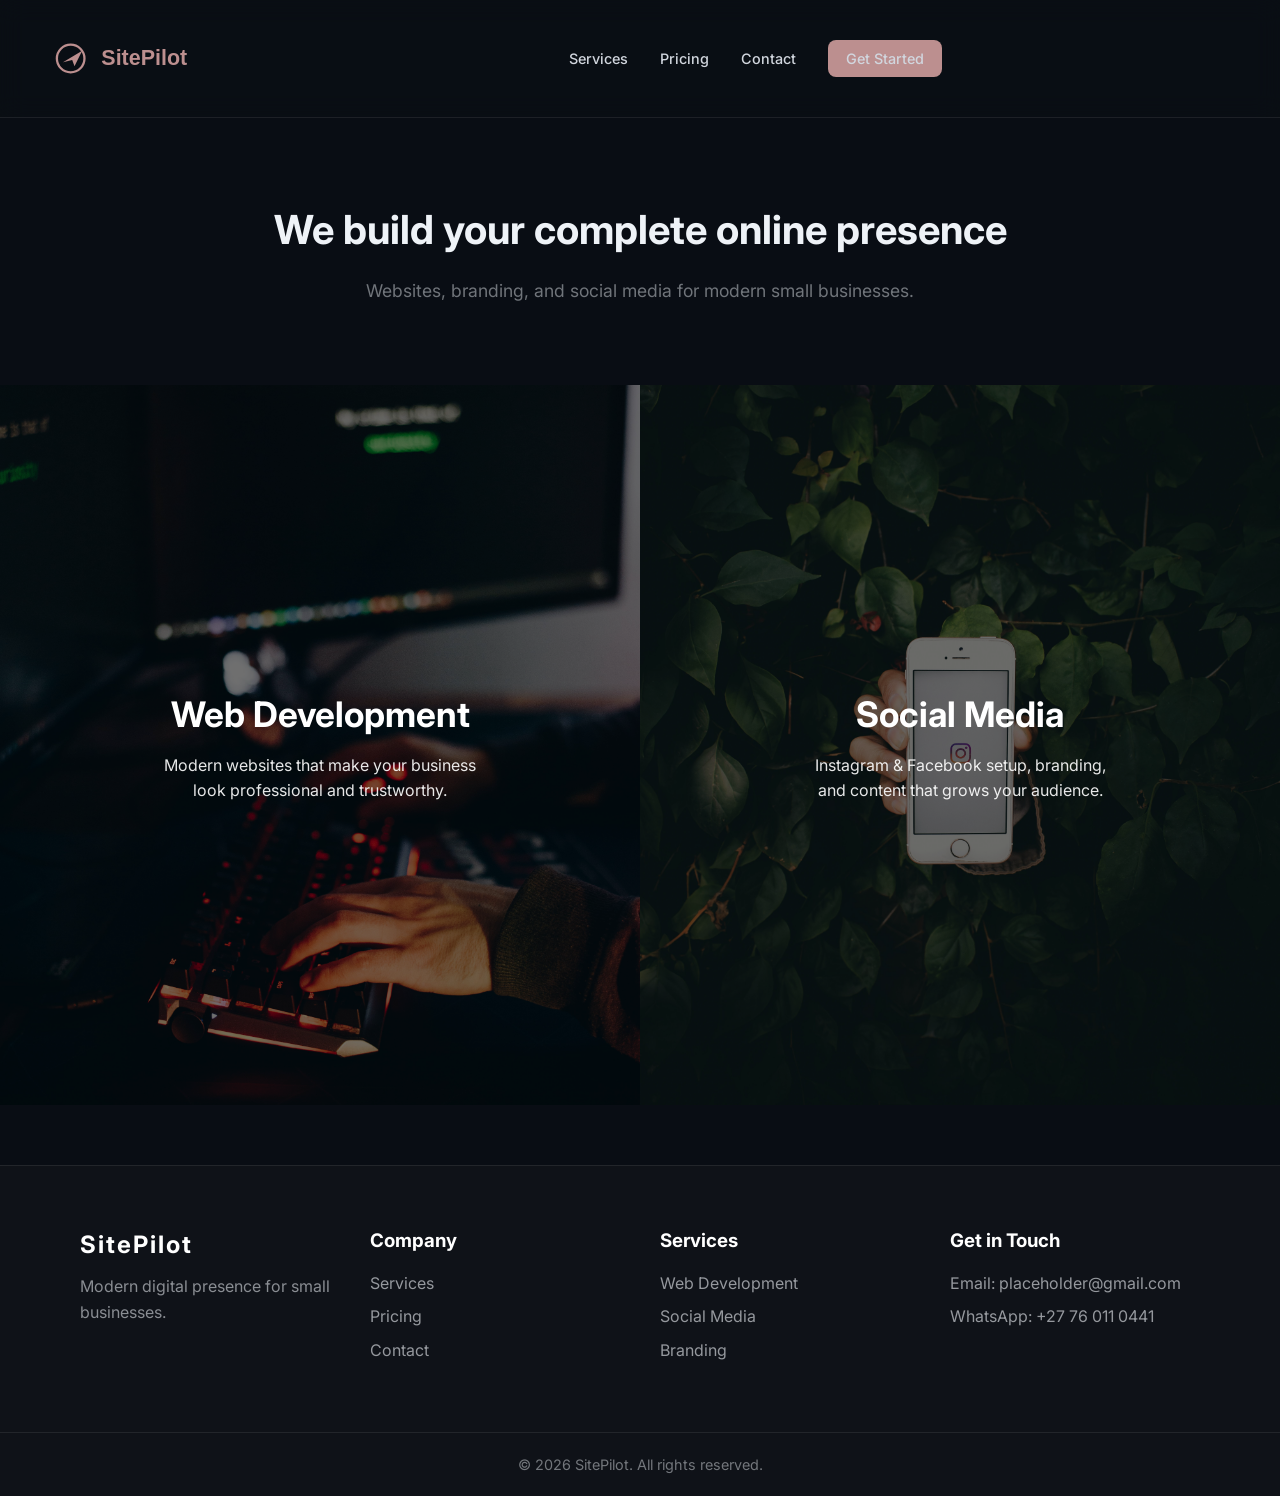
<file: index.html>
<!DOCTYPE html>
<html lang="en">
<head>
        <meta charset="UTF-8">
        <meta name="viewport" content="width=device-width, initial-scale=1.0">
        <meta name="description" content="SitePilot builds modern websites, branding, and social media for small businesses.">
        <meta name="robots" content="index, follow">
        <title>SitePilot — Digital Presence for Small Business</title>
        <link rel="canonical" href="https://example.com/">
        <link rel="stylesheet" href="style.css">
        <link href="https://fonts.googleapis.com/css2?family=Inter:wght@300;400;500;600;700&display=swap" rel="stylesheet">

        <!-- Open Graph / Twitter -->
        <meta property="og:site_name" content="SitePilot">
        <meta property="og:title" content="SitePilot — Digital Presence for Small Business">
        <meta property="og:description" content="SitePilot builds modern websites, branding, and social media for small businesses.">
        <meta property="og:type" content="website">
        <meta property="og:url" content="https://example.com/">
        <meta property="og:image" content="https://example.com/assets/logo.svg">

        <meta name="twitter:card" content="summary_large_image">
        <meta name="twitter:title" content="SitePilot — Digital Presence for Small Business">
        <meta name="twitter:description" content="SitePilot builds modern websites, branding, and social media for small businesses.">
        <meta name="twitter:image" content="https://example.com/assets/logo.svg">

        <!-- Structured data: Organization -->
        <script type="application/ld+json">
        {
            "@context": "https://schema.org",
            "@type": "Organization",
            "name": "SitePilot",
            "url": "https://example.com",
            "logo": "https://example.com/assets/logo.svg"
        }
        </script>
</head>
<body>
    <header>
        <nav class="navbar" aria-label="Primary navigation">
            <a href="index.html" class="logo"><img src="assets/logo.svg" alt="SitePilot Logo"></a>
            <ul class="nav-links">
                <li><a href="services.html">Services</a></li>
                <li><a href="pricing.html">Pricing</a></li>
                <li><a href="contact.html">Contact</a></li>
                <li><a href="get-started.html" class="cta">Get Started</a></li>
            </ul>
        </nav>
    </header>

    <main>

        <section class="hero">
            <h1>We build your complete online presence</h1>
            <p>Websites, branding, and social media for modern small businesses.</p>
        </section>


      <section class="split-section">

         <a href="services.html" class="split-box web">

        <div class="overlay">
             <h2>Web Development</h2>
             <p>Modern websites that make your business look professional and trustworthy.</p>
        </div>

        </a>

         <a href="services.html" class="split-box social">

        <div class="overlay">
            <h2>Social Media</h2>
            <p>Instagram & Facebook setup, branding, and content that grows your audience.</p>
        </div>

         </a>

        </section>
    </main>

        <footer class="footer">

        <div class="footer-container">

        <div class="footer-brand">
            <h2>SitePilot</h2>
            <p>Modern digital presence for small businesses.</p>
        </div>

        <div class="footer-links">
            <h3>Company</h3>
            <a href="services.html">Services</a>
            <a href="pricing.html">Pricing</a>
            <a href="contact.html">Contact</a>
        </div>

        <div class="footer-links">
            <h3>Services</h3>
            <a href="services.html">Web Development</a>
            <a href="services.html">Social Media</a>
            <a href="services.html">Branding</a>
        </div>

        <div class="footer-contact">
            <h3>Get in Touch</h3>
            <p>Email: placeholder@gmail.com</p>
            <p>WhatsApp: +27 76 011 0441</p>
        </div>

    </div>

    <div class="footer-bottom">
        <p>© 2026 SitePilot. All rights reserved.</p>
    </div>

</footer>

    

 

</body>
</html>
</file>
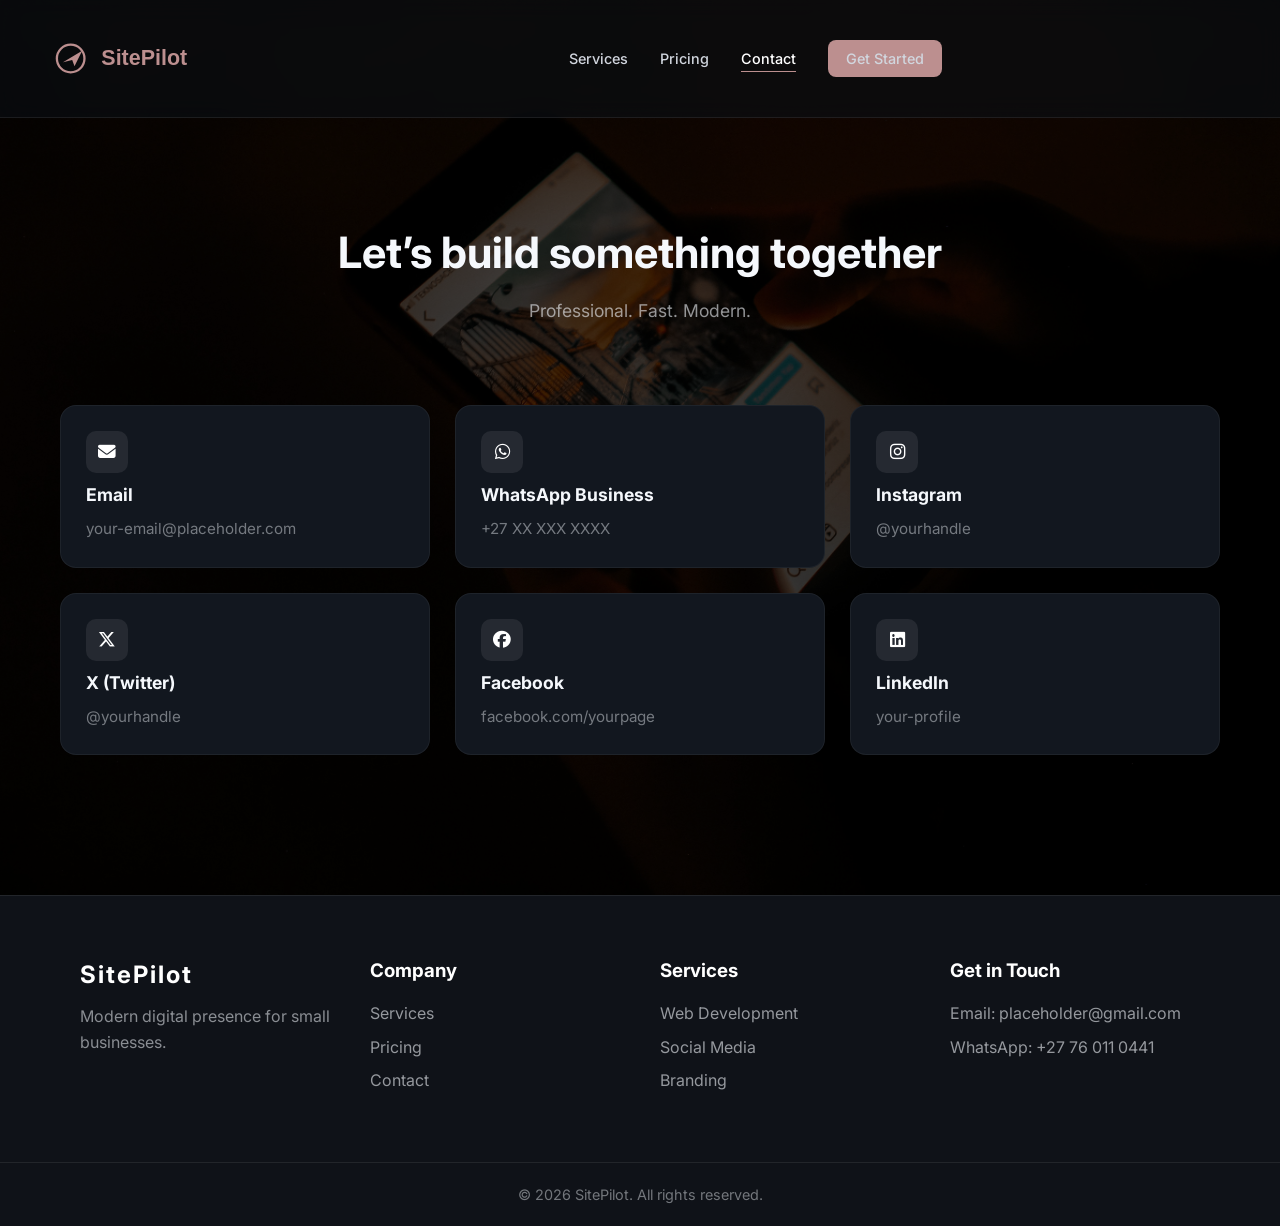
<file: contact.html>
<!DOCTYPE html>
<html lang="en">
<head>
        <meta charset="UTF-8">
        <meta name="viewport" content="width=device-width, initial-scale=1.0">
        <meta name="description" content="Contact SitePilot to start your project with fast, modern web design, branding, and social media support.">
        <meta name="robots" content="index, follow">
        <title>Contact SitePilot — Let's Start Your Project</title>
        <link rel="canonical" href="https://example.com/contact.html">
        <link rel="stylesheet" href="style.css">
        <link href="https://fonts.googleapis.com/css2?family=Inter:wght@300;400;500;600;700&display=swap" rel="stylesheet">
        <link rel="stylesheet" href="https://cdnjs.cloudflare.com/ajax/libs/font-awesome/6.5.0/css/all.min.css">

        <!-- Open Graph / Twitter -->
        <meta property="og:site_name" content="SitePilot">
        <meta property="og:title" content="Contact SitePilot — Let's Start Your Project">
        <meta property="og:description" content="Contact SitePilot to start your project with fast, modern web design, branding, and social media support.">
        <meta property="og:type" content="website">
        <meta property="og:url" content="https://example.com/contact.html">
        <meta property="og:image" content="https://example.com/assets/logo.svg">

        <meta name="twitter:card" content="summary_large_image">
        <meta name="twitter:title" content="Contact SitePilot — Let's Start Your Project">
        <meta name="twitter:description" content="Contact SitePilot to start your project with fast, modern web design, branding, and social media support.">
        <meta name="twitter:image" content="https://example.com/assets/logo.svg">

        <!-- Structured data: Organization -->
        <script type="application/ld+json">
        {
            "@context": "https://schema.org",
            "@type": "Organization",
            "name": "SitePilot",
            "url": "https://example.com",
            "logo": "https://example.com/assets/logo.svg"
        }
        </script>
</head>
<body class="contact-page">
    <header>
        <nav class="navbar" aria-label="Primary navigation">
            <a href="index.html" class="logo"><img src="assets/logo.svg" alt="SitePilot Logo"></a>
            <ul class="nav-links">
                <li><a href="services.html">Services</a></li>
                <li><a href="pricing.html">Pricing</a></li>
                <li><a href="contact.html" class="active">Contact</a></li>
                <li><a href="get-started.html" class="cta">Get Started</a></li>
            </ul>
        </nav>
    </header>

    <main>

<!-- HERO -->
<section class="contact-hero">
    <h1>Let’s build something together</h1>
    <p>Professional. Fast. Modern.</p>
</section>

<!-- GRID -->
<section class="contact-grid">

    <a class="contact-card" href="mailto:your-email@placeholder.com">
        <div class="contact-icon"><i class="fa-solid fa-envelope"></i></div>
        <h3>Email</h3>
        <p>your-email@placeholder.com</p>
    </a>

    <a class="contact-card" href="https://wa.me/27XXXXXXXXX" target="_blank" rel="noopener noreferrer">
        <div class="contact-icon"><i class="fa-brands fa-whatsapp"></i></div>
        <h3>WhatsApp Business</h3>
        <p>+27 XX XXX XXXX</p>
    </a>

    <a class="contact-card" href="https://instagram.com/yourhandle" target="_blank" rel="noopener noreferrer">
        <div class="contact-icon"><i class="fa-brands fa-instagram"></i></div>
        <h3>Instagram</h3>
        <p>@yourhandle</p>
    </a>

    <a class="contact-card" href="https://x.com/yourhandle" target="_blank" rel="noopener noreferrer">
        <div class="contact-icon"><i class="fa-brands fa-x-twitter"></i></div>
        <h3>X (Twitter)</h3>
        <p>@yourhandle</p>
    </a>

    <a class="contact-card" href="https://facebook.com/yourpage" target="_blank" rel="noopener noreferrer">
        <div class="contact-icon"><i class="fa-brands fa-facebook"></i></div>
        <h3>Facebook</h3>
        <p>facebook.com/yourpage</p>
    </a>

    <a class="contact-card" href="https://linkedin.com/in/yourprofile" target="_blank" rel="noopener noreferrer">
        <div class="contact-icon"><i class="fa-brands fa-linkedin"></i></div>
        <h3>LinkedIn</h3>
        <p>your-profile</p>
    </a>
</section>


    </main>

        <footer class="footer">

        <div class="footer-container">

        <div class="footer-brand">
            <h2>SitePilot</h2>
            <p>Modern digital presence for small businesses.</p>
        </div>

        <div class="footer-links">
            <h3>Company</h3>
            <a href="services.html">Services</a>
            <a href="pricing.html">Pricing</a>
            <a href="contact.html">Contact</a>
        </div>

        <div class="footer-links">
            <h3>Services</h3>
            <a href="services.html">Web Development</a>
            <a href="services.html">Social Media</a>
            <a href="services.html">Branding</a>
        </div>

        <div class="footer-contact">
            <h3>Get in Touch</h3>
            <p>Email: placeholder@gmail.com</p>
            <p>WhatsApp: +27 76 011 0441</p>
        </div>

    </div>

    <div class="footer-bottom">
        <p>© 2026 SitePilot. All rights reserved.</p>
    </div>

</footer>

    

 

</body>
</html>
</file>
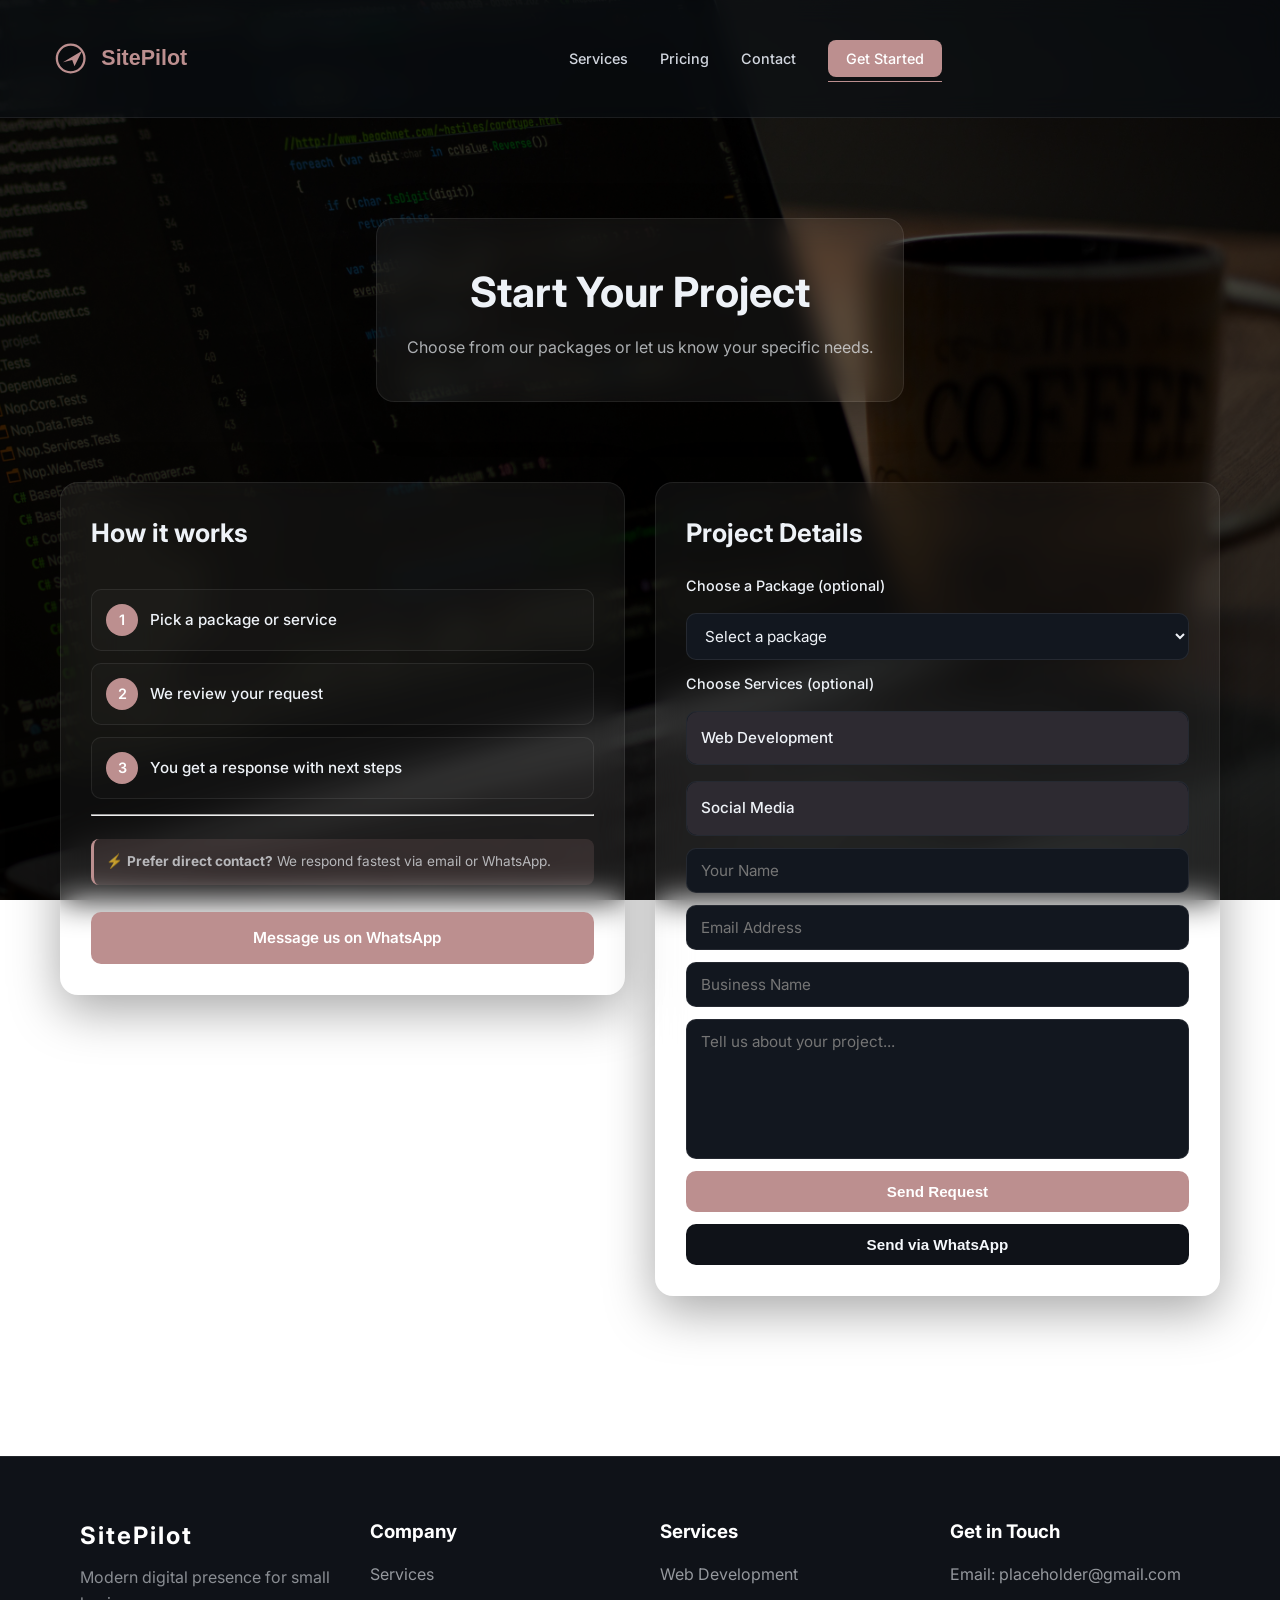
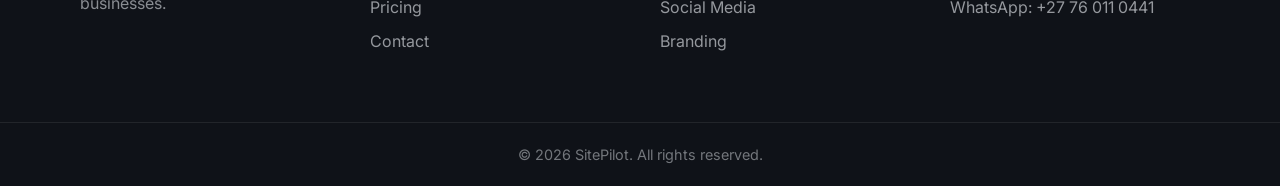
<file: get-started.html>
<!DOCTYPE html>
<html lang="en">
<head>
        <meta charset="UTF-8">
        <meta name="viewport" content="width=device-width, initial-scale=1.0">
        <meta name="description" content="Get started with SitePilot today: submit your project details and receive a personalized quote fast.">
        <meta name="robots" content="index, follow">
        <title>Get Started — SitePilot</title>
        <link rel="canonical" href="https://example.com/get-started.html">
        <link rel="stylesheet" href="style.css">
        <link href="https://fonts.googleapis.com/css2?family=Inter:wght@300;400;500;600;700&display=swap" rel="stylesheet">

        <!-- Open Graph / Twitter -->
        <meta property="og:site_name" content="SitePilot">
        <meta property="og:title" content="Get Started — SitePilot">
        <meta property="og:description" content="Get started with SitePilot today: submit your project details and receive a personalized quote fast.">
        <meta property="og:type" content="website">
        <meta property="og:url" content="https://example.com/get-started.html">
        <meta property="og:image" content="https://example.com/assets/logo.svg">

        <meta name="twitter:card" content="summary_large_image">
        <meta name="twitter:title" content="Get Started — SitePilot">
        <meta name="twitter:description" content="Get started with SitePilot today: submit your project details and receive a personalized quote fast.">
        <meta name="twitter:image" content="https://example.com/assets/logo.svg">

        <!-- Structured data: Organization -->
        <script type="application/ld+json">
        {
            "@context": "https://schema.org",
            "@type": "Organization",
            "name": "SitePilot",
            "url": "https://example.com",
            "logo": "https://example.com/assets/logo.svg"
        }
        </script>
</head>
<body class="get-started">
    <header>
        <nav class="navbar" aria-label="Primary navigation">
            <a href="index.html" class="logo"><img src="assets/logo.svg" alt="SitePilot Logo"></a>
            <ul class="nav-links">
                <li><a href="services.html">Services</a></li>
                <li><a href="pricing.html">Pricing</a></li>
                <li><a href="contact.html">Contact</a></li>
                <li><a href="get-started.html" class="cta active">Get Started</a></li>
            </ul>
        </nav>
    </header>

    <main>

<!-- HERO ISLAND -->
<section class="gs-hero">
    <div class="gs-hero-card">
        <h1>Start Your Project</h1>
        <p>Choose from our packages or let us know your specific needs.</p>
    </div>
</section>

<!-- FORM ISLANDS WRAPPER -->
<section class="gs-wrapper">

    <!-- LEFT ISLAND: INFO -->
    <div class="gs-island info">
        <h2>How it works</h2>

        <div class="steps-container">
            <details class="info-item">
                <summary>
                    <span class="step-number">1</span>
                    <span class="step-title">Pick a package or service</span>
                </summary>
                <p class="step-description">Select from our predefined packages or choose specific services that match your needs.</p>
            </details>

            <details class="info-item">
                <summary>
                    <span class="step-number">2</span>
                    <span class="step-title">We review your request</span>
                </summary>
                <p class="step-description">Our team carefully reviews your submission and understands your project requirements.</p>
            </details>

            <details class="info-item">
                <summary>
                    <span class="step-number">3</span>
                    <span class="step-title">You get a response with next steps</span>
                </summary>
                <p class="step-description">We'll reach out with a tailored proposal, pricing, and timeline for your project.</p>
            </details>
        </div>

        <hr>

        <p class="small-note">
            ⚡ <strong>Prefer direct contact?</strong> We respond fastest via email or WhatsApp.
        </p>

        <a href="https://wa.me/27760110441?text=Hi%20SitePilot%2C%20I%27m%20interested%20in%20your%20services" 
           target="_blank" rel="noopener noreferrer"
           class="whatsapp-cta">
            <i class="fab fa-whatsapp"></i> Message us on WhatsApp
        </a>
    </div>

    <!-- RIGHT ISLAND: FORM -->
    <div class="gs-island">

        <h2>Project Details</h2>

        

        <form action="https://formspree.io/f/mdavwnja" method="POST" class="lead-form">

            <!-- COMBINED PACKAGE SELECT -->
            <label>Choose a Package (optional)</label>
            <select name="selected" id="packageSelect">
                <option value="">Select a package</option>
                <option>Starter Pack</option>
                <option>Starter Plus</option>
                <option>Business</option>
                <option>Growth</option>
            </select>

            <label>Choose Services (optional)</label>
            <div class="services-checklist">
                <details class="service-dropdown">
                    <summary>Web Development</summary>
                    <div class="checkbox-group">
                        <label class="checkbox-label">
                            <input type="checkbox" name="services" value="Website Design & Development">
                            <span>Website Design & Development</span>
                        </label>
                        <label class="checkbox-label">
                            <input type="checkbox" name="services" value="Online Store Setup">
                            <span>Online Store Setup</span>
                        </label>
                        <label class="checkbox-label">
                            <input type="checkbox" name="services" value="Website Redesign">
                            <span>Website Redesign</span>
                        </label>
                        <label class="checkbox-label">
                            <input type="checkbox" name="services" value="Website Fixes & Updates">
                            <span>Website Fixes & Updates</span>
                        </label>
                        <label class="checkbox-label">
                            <input type="checkbox" name="services" value="Basic SEO Setup">
                            <span>Basic SEO Setup</span>
                        </label>
                    </div>
                </details>

                <details class="service-dropdown">
                    <summary>Social Media</summary>
                    <div class="checkbox-group">
                        <label class="checkbox-label">
                            <input type="checkbox" name="services" value="Social Media Setup">
                            <span>Social Media Setup</span>
                        </label>
                        <label class="checkbox-label">
                            <input type="checkbox" name="services" value="Content Creation">
                            <span>Content Creation</span>
                        </label>
                        <label class="checkbox-label">
                            <input type="checkbox" name="services" value="Social Media Support">
                            <span>Social Media Support</span>
                        </label>
                        <label class="checkbox-label">
                            <input type="checkbox" name="services" value="Brand Style Design">
                            <span>Brand Style Design</span>
                        </label>
                        <label class="checkbox-label">
                            <input type="checkbox" name="services" value="Basic Ad Setup">
                            <span>Basic Ad Setup</span>
                        </label>
                    </div>
                </details>
            </div>

            <input type="text" name="name" placeholder="Your Name" required>
            <input type="email" name="email" placeholder="Email Address" required>
            <input type="text" name="business" placeholder="Business Name">

            <textarea name="message" placeholder="Tell us about your project..." rows="6"></textarea>

            <button type="submit">Send Request</button>

            <button type="button" class="whatsapp-btn"
                onclick="if(validateForm()) sendToWhatsApp()">
                Send via WhatsApp
            </button>

        </form>
    </div>

</section>

</main>


        <footer class="footer">

        <div class="footer-container">

        <div class="footer-brand">
            <h2>SitePilot</h2>
            <p>Modern digital presence for small businesses.</p>
        </div>

        <div class="footer-links">
            <h3>Company</h3>
            <a href="services.html">Services</a>
            <a href="pricing.html">Pricing</a>
            <a href="contact.html">Contact</a>
        </div>

        <div class="footer-links">
            <h3>Services</h3>
            <a href="services.html">Web Development</a>
            <a href="services.html">Social Media</a>
            <a href="services.html">Branding</a>
        </div>

        <div class="footer-contact">
            <h3>Get in Touch</h3>
            <p>Email: placeholder@gmail.com</p>
            <p>WhatsApp: +27 76 011 0441</p>
        </div>

    </div>

    <div class="footer-bottom">
        <p>© 2026 SitePilot. All rights reserved.</p>
    </div>

</footer>

    

 
<script src="script.js" defer></script>

<script>
window.addEventListener("DOMContentLoaded", () => {
    const params = new URLSearchParams(window.location.search);
    const service = params.get("service");

    if (!service) return;

    document.querySelectorAll('input[name="services"]').forEach(cb => {
        if (cb.value === service) {
            cb.checked = true;

            const details = cb.closest("details");
            if (details) details.open = true;
        }
    });
});
</script>
</body>
</html>
</file>
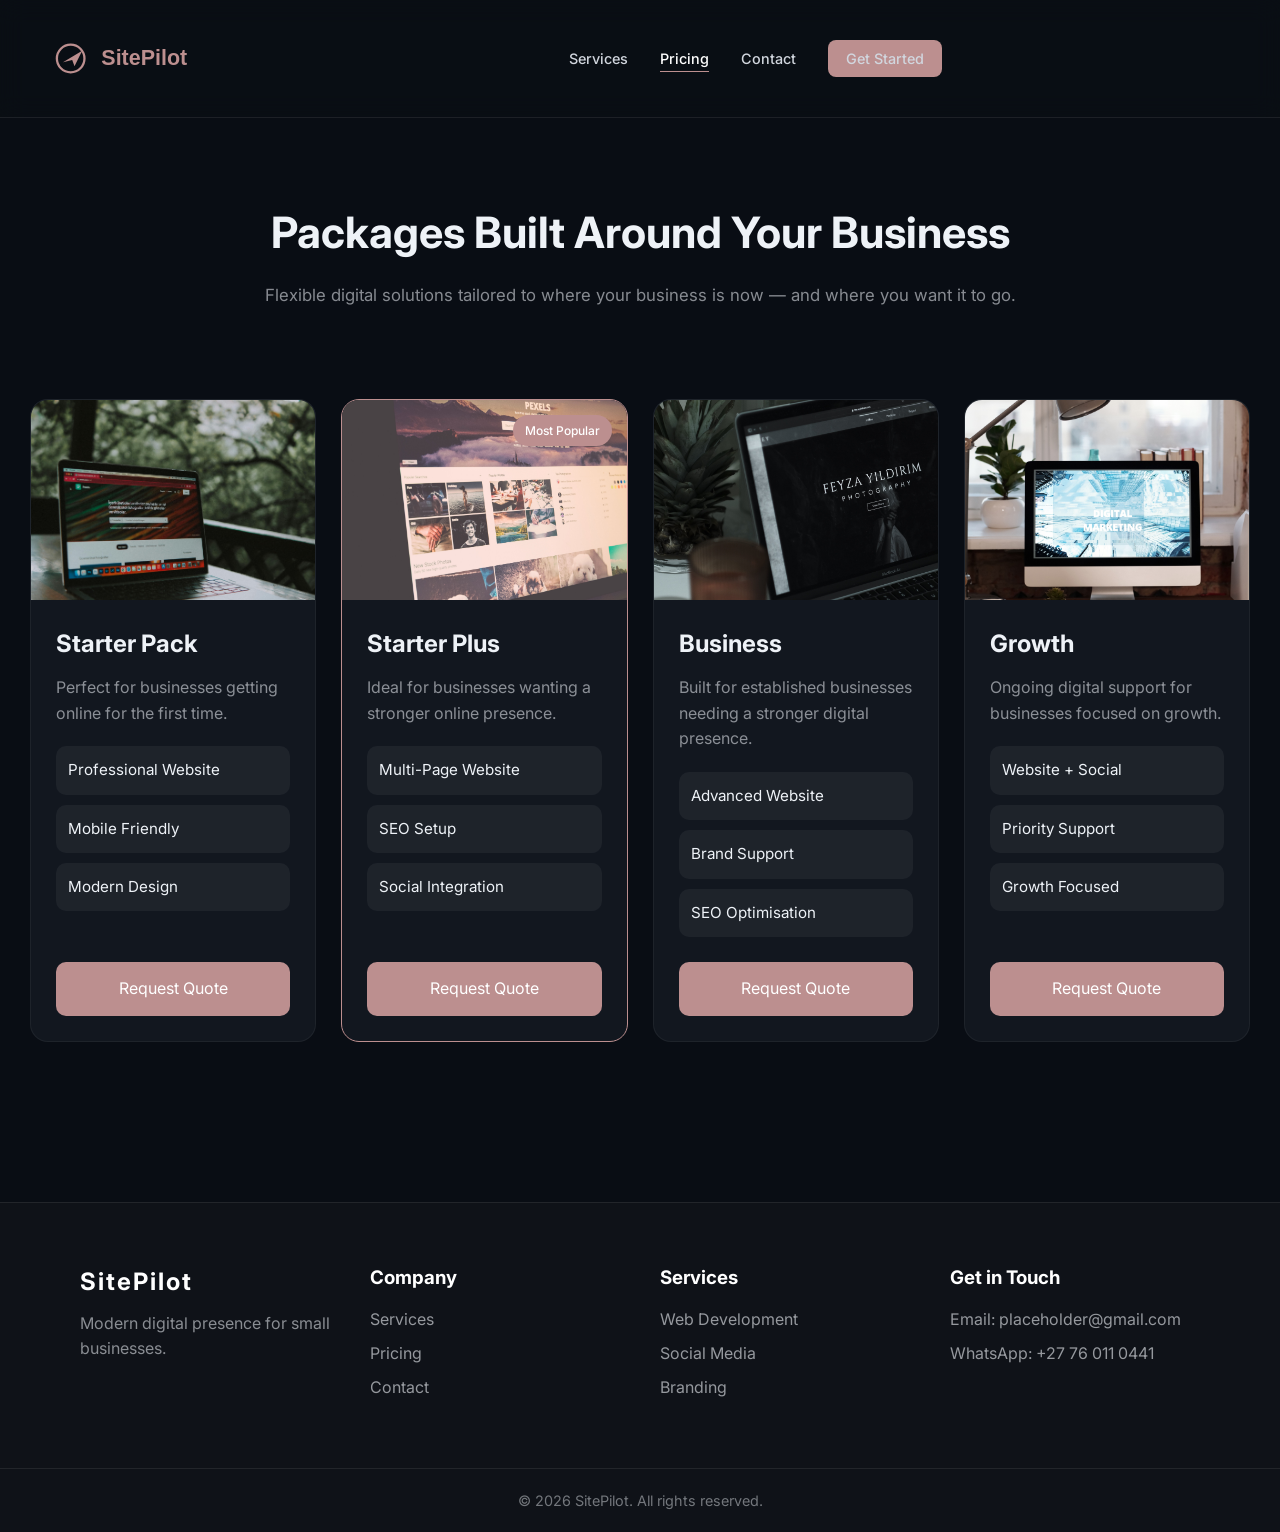
<file: pricing.html>
<!DOCTYPE html>
<html lang="en">
<head>
        <meta charset="UTF-8">
        <meta name="viewport" content="width=device-width, initial-scale=1.0">
        <meta name="description" content="Compare SitePilot pricing packages for starter, business, and growth plans with transparent small business support.">
        <meta name="robots" content="index, follow">
        <title>SitePilot Pricing — Packages for Small Business</title>
        <link rel="canonical" href="https://example.com/pricing.html">
        <link rel="stylesheet" href="style.css">
        <link href="https://fonts.googleapis.com/css2?family=Inter:wght@300;400;500;600;700&display=swap" rel="stylesheet">

        <!-- Open Graph / Twitter -->
        <meta property="og:site_name" content="SitePilot">
        <meta property="og:title" content="SitePilot Pricing — Packages for Small Business">
        <meta property="og:description" content="Compare SitePilot pricing packages for starter, business, and growth plans with transparent small business support.">
        <meta property="og:type" content="website">
        <meta property="og:url" content="https://example.com/pricing.html">
        <meta property="og:image" content="https://example.com/assets/logo.svg">

        <meta name="twitter:card" content="summary_large_image">
        <meta name="twitter:title" content="SitePilot Pricing — Packages for Small Business">
        <meta name="twitter:description" content="Compare SitePilot pricing packages for starter, business, and growth plans with transparent small business support.">
        <meta name="twitter:image" content="https://example.com/assets/logo.svg">

        <!-- Structured data: Organization -->
        <script type="application/ld+json">
        {
            "@context": "https://schema.org",
            "@type": "Organization",
            "name": "SitePilot",
            "url": "https://example.com",
            "logo": "https://example.com/assets/logo.svg"
        }
        </script>
</head>
<body>
    <header>
        <nav class="navbar" aria-label="Primary navigation">
            <a href="index.html" class="logo"><img src="assets/logo.svg" alt="SitePilot Logo"></a>
            <ul class="nav-links">
                <li><a href="services.html">Services</a></li>
                <li><a href="pricing.html" class="active">Pricing</a></li>
                <li><a href="contact.html">Contact</a></li>
                <li><a href="get-started.html" class="cta">Get Started</a></li>
            </ul>
        </nav>
    </header>

   <main>

    <!-- HERO -->
    <section class="pricing-hero">
        <h1>Packages Built Around Your Business</h1>
        <p>
            Flexible digital solutions tailored to where your
            business is now — and where you want it to go.
        </p>
    </section>

    <!-- PACKAGES -->
    <section class="pricing-section">

        <!-- STARTER -->
        <div class="package-card">
            <img src="images/starter.jpg" alt="Starter Package">

            <div class="package-content">
                <h2>Starter Pack</h2>

                <p class="package-description">
                    Perfect for businesses getting online for the first time.
                </p>

                <div class="package-features">
                    <span>Professional Website</span>
                    <span>Mobile Friendly</span>
                    <span>Modern Design</span>
                </div>

                <a href="get-started.html?package=Starter Pack" class="package-btn">
                    Request Quote
                </a>
            </div>
        </div>

        <!-- STARTER PLUS -->
        <div class="package-card featured-card">
            <img src="images/starterplus.jpg" alt="Starter Plus">

            <div class="package-content">

                <span class="featured-tag">
                    Most Popular
                </span>

                <h2>Starter Plus</h2>

                <p class="package-description">
                    Ideal for businesses wanting a stronger online presence.
                </p>

                <div class="package-features">
                    <span>Multi-Page Website</span>
                    <span>SEO Setup</span>
                    <span>Social Integration</span>
                </div>

                <a href="get-started.html?package=Starter Plus" class="package-btn">
                    Request Quote
                </a>
            </div>
        </div>

        <!-- BUSINESS -->
        <div class="package-card">
            <img src="images/business.jpg" alt="Business Package">

            <div class="package-content">
                <h2>Business</h2>

                <p class="package-description">
                    Built for established businesses needing a stronger digital presence.
                </p>

                <div class="package-features">
                    <span>Advanced Website</span>
                    <span>Brand Support</span>
                    <span>SEO Optimisation</span>
                </div>

                <a href="get-started.html?package=Business" class="package-btn">
                    Request Quote
                </a>
            </div>
        </div>

        <!-- GROWTH -->
        <div class="package-card">
            <img src="images/growth.jpg" alt="Growth Package">

            <div class="package-content">
                <h2>Growth</h2>

                <p class="package-description">
                    Ongoing digital support for businesses focused on growth.
                </p>

                <div class="package-features">
                    <span>Website + Social</span>
                    <span>Priority Support</span>
                    <span>Growth Focused</span>
                </div>

               <a href="get-started.html?package=Growth" class="package-btn">
                    Request Quote
                </a>
            </div>
        </div>

    </section>

</main>

        <footer class="footer">

        <div class="footer-container">

        <div class="footer-brand">
            <h2>SitePilot</h2>
            <p>Modern digital presence for small businesses.</p>
        </div>

        <div class="footer-links">
            <h3>Company</h3>
            <a href="services.html">Services</a>
            <a href="pricing.html">Pricing</a>
            <a href="contact.html">Contact</a>
        </div>

        <div class="footer-links">
            <h3>Services</h3>
            <a href="services.html">Web Development</a>
            <a href="services.html">Social Media</a>
            <a href="services.html">Branding</a>
        </div>

        <div class="footer-contact">
            <h3>Get in Touch</h3>
            <p>Email: placeholder@gmail.com</p>
            <p>WhatsApp: +27 76 011 0441</p>
        </div>

    </div>

    <div class="footer-bottom">
        <p>© 2026 SitePilot. All rights reserved.</p>
    </div>

</footer>

    

 

</body>
</html>
</file>
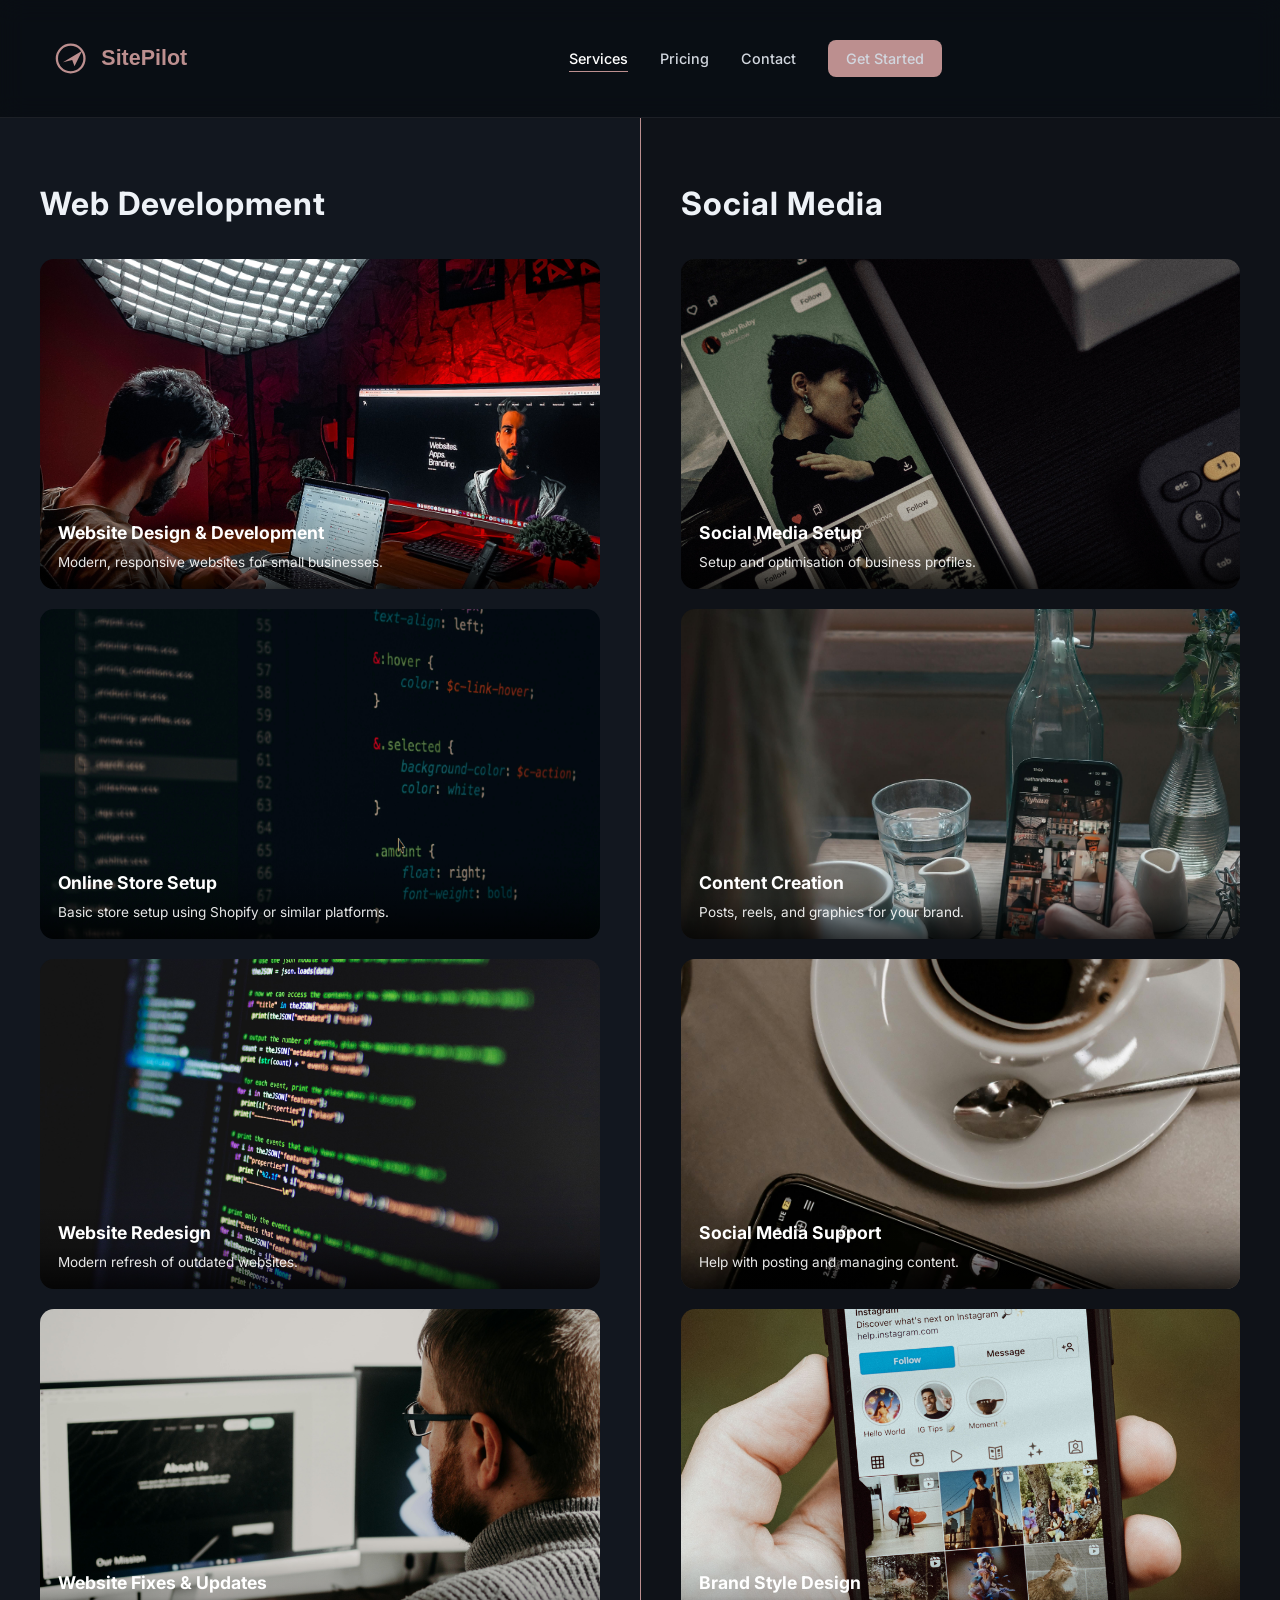
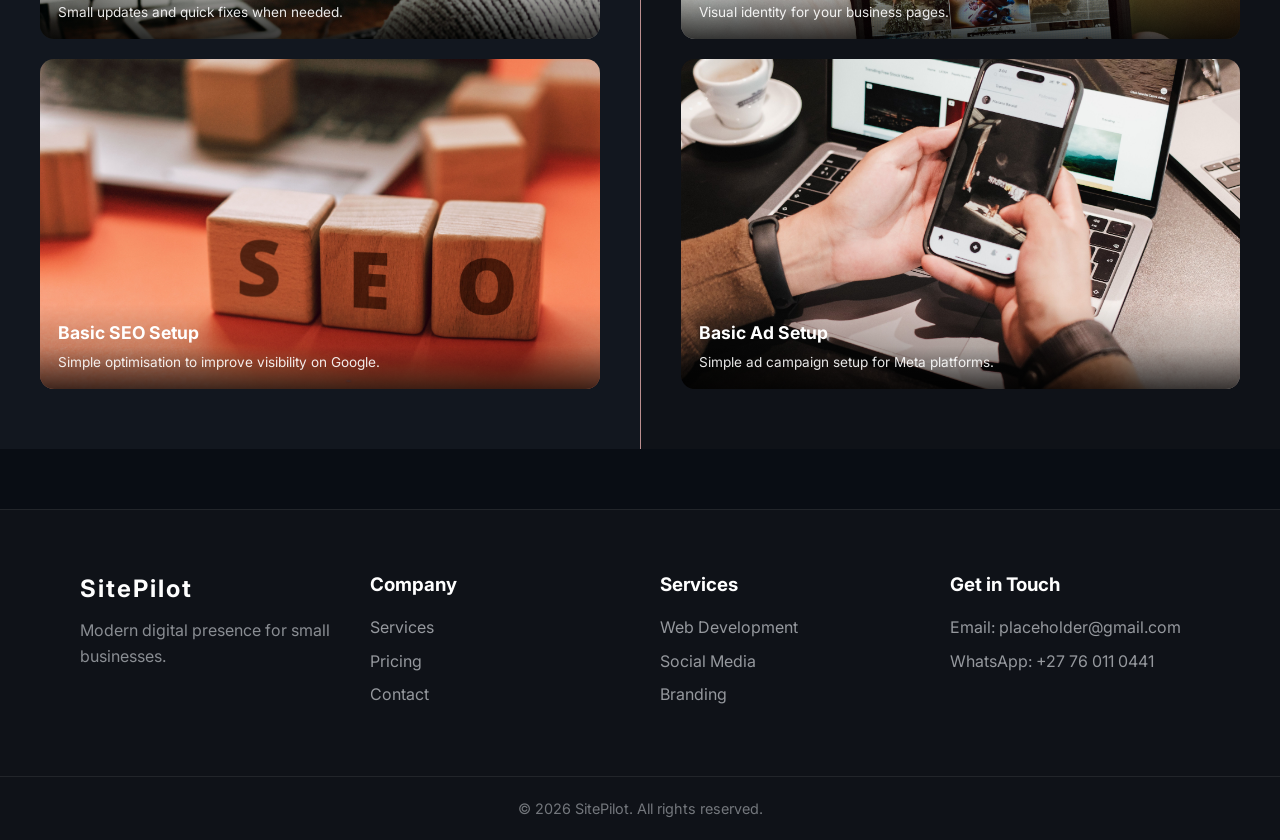
<file: services.html>
<!DOCTYPE html>
<html lang="en">
<head>
        <meta charset="UTF-8">
        <meta name="viewport" content="width=device-width, initial-scale=1.0">
        <meta name="description" content="Explore SitePilot services for web development, social media, and branding designed for small businesses.">
        <meta name="robots" content="index, follow">
        <title>SitePilot Services — Web, Social, Branding</title>
        <link rel="canonical" href="https://example.com/services.html">
        <link rel="stylesheet" href="style.css">
        <link href="https://fonts.googleapis.com/css2?family=Inter:wght@300;400;500;600;700&display=swap" rel="stylesheet">

        <!-- Open Graph / Twitter -->
        <meta property="og:site_name" content="SitePilot">
        <meta property="og:title" content="SitePilot Services — Web, Social, Branding">
        <meta property="og:description" content="Explore SitePilot services for web development, social media, and branding designed for small businesses.">
        <meta property="og:type" content="website">
        <meta property="og:url" content="https://example.com/services.html">
        <meta property="og:image" content="https://example.com/assets/logo.svg">

        <meta name="twitter:card" content="summary_large_image">
        <meta name="twitter:title" content="SitePilot Services — Web, Social, Branding">
        <meta name="twitter:description" content="Explore SitePilot services for web development, social media, and branding designed for small businesses.">
        <meta name="twitter:image" content="https://example.com/assets/logo.svg">

        <!-- Structured data: Organization -->
        <script type="application/ld+json">
        {
            "@context": "https://schema.org",
            "@type": "Organization",
            "name": "SitePilot",
            "url": "https://example.com",
            "logo": "https://example.com/assets/logo.svg"
        }
        </script>
</head>
<script src="script.js"></script>
<body>
    <header>
        <nav class="navbar" aria-label="Primary navigation">
            <a href="index.html" class="logo"><img src="assets/logo.svg" alt="SitePilot Logo"></a>
            <ul class="nav-links">
                <li><a href="services.html" class="active">Services</a></li>
                <li><a href="pricing.html">Pricing</a></li>
                <li><a href="contact.html">Contact</a></li>
                <li><a href="get-started.html" class="cta">Get Started</a></li>
            </ul>
        </nav>
    </header>

    <main>

    <section class="services-section">

       <!-- LEFT SIDE: WEB DEVELOPMENT -->
<div class="services-column web-dev">

    <h2 class="section-title">Web Development</h2>

    <!-- SERVICE 1 -->
    <div class="service-block web1">
        <div class="service-overlay">
            <h3>Website Design & Development</h3>
            <p>Modern, responsive websites for small businesses.</p>
        </div>

        <div class="service-details">
            <p>
                We design clean, fast, mobile-friendly websites focused on presenting your business professionally online.
                Built for simplicity, speed, and clarity.
            </p>
            <button class="service-btn" data-service="Website Design & Development">Request This Service</button>
        </div>
    </div>

    <!-- SERVICE 2 (SIMPLIFIED E-COMMERCE) -->
    <div class="service-block web2">
        <div class="service-overlay">
            <h3>Online Store Setup</h3>
            <p>Basic store setup using Shopify or similar platforms.</p>
        </div>

        <div class="service-details">
            <p>
                We help set up a simple online store using existing platforms like Shopify or WooCommerce.
                Includes product page setup and basic configuration. No custom backend development.
            </p>
           <button class="service-btn" data-service="Online Store Setup">Request This Service</button>
        </div>
    </div>

    <!-- SERVICE 3 (REDESIGN - KEEP EASY) -->
    <div class="service-block web3">
        <div class="service-overlay">
            <h3>Website Redesign</h3>
            <p>Modern refresh of outdated websites.</p>
        </div>

        <div class="service-details">
            <p>
                We improve the look and structure of existing websites to make them modern, clean, and more professional.
                Focus is on visual improvement and user experience.
            </p>
            <button class="service-btn" data-service="Website Redesign">Request This Service</button>
        </div>
    </div>

    <!-- SERVICE 4 (REPLACED FROM MAINTENANCE → LIGHT FIX SERVICE) -->
    <div class="service-block web4">
        <div class="service-overlay">
            <h3>Website Fixes & Updates</h3>
            <p>Small updates and quick fixes when needed.</p>
        </div>

        <div class="service-details">
            <p>
                One-off support for small website changes such as text updates, image changes, or minor fixes.
                Billed per request or hourly depending on the task.
            </p>
            <button class="service-btn" data-service="Website Fixes & Updates">Request This Service</button>
        </div>
    </div>

    <!-- SERVICE 5 (SIMPLIFIED SEO) -->
    <div class="service-block web5">
        <div class="service-overlay">
            <h3>Basic SEO Setup</h3>
            <p>Simple optimisation to improve visibility on Google.</p>
        </div>

        <div class="service-details">
            <p>
                We set up basic SEO structure like page titles, descriptions, and indexing so your website can be found online.
            </p>
            <button class="service-btn" data-service="Basic SEO Setup">Request This Service</button>
        </div>
    </div>

</div>

      <!-- RIGHT SIDE: SOCIAL MEDIA -->
<div class="services-column social-media">

    <h2 class="section-title">Social Media</h2>

    <!-- SERVICE 1 -->
    <div class="service-block social1">
        <div class="service-overlay">
            <h3>Social Media Setup</h3>
            <p>Setup and optimisation of business profiles.</p>
        </div>

        <div class="service-details">
            <p>
                We create and optimise your social media profiles to look professional and consistent across platforms.
            </p>
            <button class="service-btn" data-service="Social Media Setup">Request This Service</button>
        </div>
    </div>

    <!-- SERVICE 2 -->
    <div class="service-block social2">
        <div class="service-overlay">
            <h3>Content Creation</h3>
            <p>Posts, reels, and graphics for your brand.</p>
        </div>

        <div class="service-details">
            <p>
                We design simple, engaging social media content using tools like Canva to help your business stay active online.
            </p>
            <button class="service-btn" data-service="Content Creation">Request This Service</button>
        </div>
    </div>

    <!-- SERVICE 3 -->
    <div class="service-block social3">
        <div class="service-overlay">
            <h3>Social Media Support</h3>
            <p>Help with posting and managing content.</p>
        </div>

        <div class="service-details">
            <p>
                Light support for scheduling posts, uploading content, and keeping your pages active without full management.
            </p>
            <button class="service-btn" data-service="Social Media Support">Request This Service</button>
        </div>
    </div>

    <!-- SERVICE 4 -->
    <div class="service-block social4">
        <div class="service-overlay">
            <h3>Brand Style Design</h3>
            <p>Visual identity for your business pages.</p>
        </div>

        <div class="service-details">
            <p>
                We create a consistent look for your brand including colours, fonts, and post style templates.
            </p>
            <button class="service-btn" data-service="Brand Style Design">Request This Service</button>
        </div>
    </div>

    <!-- SERVICE 5 -->
    <div class="service-block social5">
        <div class="service-overlay">
            <h3>Basic Ad Setup</h3>
            <p>Simple ad campaign setup for Meta platforms.</p>
        </div>

        <div class="service-details">
            <p>
                We help set up basic Facebook or Instagram ads using existing tools.
                No advanced campaign management included.
            </p>
            <button class="service-btn" data-service="Basic Ad Setup">Request This Service</button>
        </div>
    </div>

</div>

    </section>

    </main>

        <footer class="footer">

        <div class="footer-container">

        <div class="footer-brand">
            <h2>SitePilot</h2>
            <p>Modern digital presence for small businesses.</p>
        </div>

        <div class="footer-links">
            <h3>Company</h3>
            <a href="services.html">Services</a>
            <a href="pricing.html">Pricing</a>
            <a href="contact.html">Contact</a>
        </div>

        <div class="footer-links">
            <h3>Services</h3>
            <a href="services.html">Web Development</a>
            <a href="services.html">Social Media</a>
            <a href="services.html">Branding</a>
        </div>

        <div class="footer-contact">
            <h3>Get in Touch</h3>
            <p>Email: placeholder@gmail.com</p>
            <p>WhatsApp: +27 76 011 0441</p>
        </div>

    </div>

    <div class="footer-bottom">
        <p>© 2026 SitePilot. All rights reserved.</p>
    </div>

</footer>

    

 

</body>
</html>
</file>
<file: style.css>
/* RESET */
:root {
    --bg: #090d14;
    --card: rgba(255, 255, 255, 0.05);
    --stroke: rgba(255, 255, 255, 0.08);
    --text: #eef2f7;
    --text-light: #f5f8fc;
    --muted: rgba(238, 242, 247, 0.7);
    --muted-light: rgba(238, 242, 247, 0.55);
    --muted-medium: rgba(238, 242, 247, 0.6);
    --muted-alt: rgba(238, 242, 247, 0.45);
    --nav-text: #d1d6de;
    --accent: rosybrown;
    --accent-hover: #d28fa3;
    --accent-soft: rgba(188, 143, 143, 0.16);
    --panel: #12171f;
    --panel-alt: #0f1218;
    --panel-muted: rgba(255, 255, 255, 0.05);
    --icon-bg: rgba(255, 255, 255, 0.08);
}

body {
    margin: 0;
    font-family: "Inter", sans-serif;
    background: var(--bg);
    color: var(--text);
    line-height: 1.6;
}
* {
    margin: 0;
    padding: 0;
    box-sizing: border-box;
}

/* Make images responsive by default */
img {
    max-width: 100%;
    height: auto;
    display: block;
}

/* ===================== */
/* NAVBAR (MODERN FIXED) */
/* ===================== */

.navbar {
    display: flex;
    justify-content: space-between;
    align-items: center;
    padding: 20px 40px;
    position: sticky;
    top: 0;
    background: rgba(11, 15, 20, 0.6);
    backdrop-filter: blur(12px);
    border-bottom: 1px solid var(--stroke);
}

.nav-links {
    display: flex;
    list-style: none;
    align-items: center;
    gap: clamp(18px, 2.5vw, 45px);
    margin: 0 auto;
    padding: 0;
}

.nav-links a {
    text-decoration: none;
    color: var(--nav-text);
    font-weight: 500;
    font-size: clamp(0.9rem, 1vw, 1rem);
    position: relative;
    transition: 0.2s ease;
}

.nav-links a::after {
    content: "";
    position: absolute;
    left: 0;
    bottom: -5px;
    width: 0;
    height: 1px;
    background: var(--accent);
    transition: 0.3s ease;
}

.nav-links a:hover {
    color: white;
}

.nav-links a:hover::after {
    width: 100%;
}

.nav-links a.active {
    color: white;
}

.nav-links a.active::after {
    width: 100%;
    background: var(--accent);
}

.logo {
    flex: 0 0 auto;
}

.logo img {
    height: clamp(45px, 6vw, 90px);
    width: auto;
    display: block;
}


/* CTA (RIGHT SIDE) */
.cta,
.service-btn,
.package-btn {
    background: var(--accent);
    color: white;
    transition: 0.2s ease;
    text-decoration: none;
}

.cta {
    margin-left: auto;
    padding: 10px 18px;
    border-radius: 8px;
    white-space: nowrap;
}

/* ===================== */
/* MOBILE RESPONSIVE */
/* ===================== */
@media (max-width: 768px) {
    .navbar {
        flex-direction: column;
        gap: 12px;
        padding: 12px 20px;
    }

    .nav-links {
        margin: 0;
        flex-wrap: wrap;
        justify-content: center;
        gap: 14px;
    }

    .logo img {
        height: 55px;
    }

    .cta {
        margin-left: 0;
    }

    .split-section,
    .services-section {
        flex-direction: column;
        padding: 20px;
    }

    .hero h1 {
        font-size: 2.2rem;
    }
}

/* Improve tap targets on small screens */
@media (max-width: 900px) {
    .nav-links a {
        padding: 10px 12px;
        border-radius: 8px;
    }
}

/* Footer responsive: stack columns on narrow screens */
@media (max-width: 900px) {
    .footer-container {
        grid-template-columns: 1fr;
        padding: 30px 18px;
        gap: 24px;
    }
}

/* ===================== */
/* HERO */
/* ===================== */

.hero,
.pricing-hero,
.contact-hero {
    text-align: center;
    max-width: 800px;
    margin: 0 auto;
}

.hero {
    padding: 80px 20px 40px;
}

.hero h1 {
    font-size: 2.5rem;
    margin-bottom: 15px;
    font-weight: 700;
}

.hero p {
    font-size: 1.1rem;
    color: var(--muted-alt);
}

/* ===================== */
/* SPLIT SECTION */
/* ===================== */

.split-section {
    display: flex;
    height: 80vh;
    width: 100%;
    margin-top: 40px;
}

.split-box {
    flex: 1;
    position: relative;

    display: flex;
    align-items: center;
    justify-content: center;

    text-decoration: none;
    color: white;

    overflow: hidden;
    transition: 0.3s ease;
}

/* BACKGROUND IMAGES (REPLACE THESE) */
.web {
    background-image: url("images/web.jpg");
    background-size: cover;
    background-position: center;
}

.social {
    background-image: url("images/social.jpg");
    background-size: cover;
    background-position: center;
}

/* OVERLAY */
.overlay {
    background: rgba(0, 0, 0, 0.55);

    width: 100%;
    height: 100%;

    display: flex;
    flex-direction: column;
    justify-content: center;
    align-items: center;

    text-align: center;
    padding: 40px;

    transition: 0.3s ease;
}

.overlay h2 {
    font-size: 2.2rem;
    margin-bottom: 10px;
}

.overlay p {
    max-width: 320px;
    font-size: 1rem;
    opacity: 0.9;
}

/* Stack split boxes on smaller screens */
@media (max-width: 900px) {
    .split-section {
        flex-direction: column;
        height: auto;
        gap: 18px;
        margin-top: 20px;
    }

    .split-box {
        padding: 20px;
    }
}

/* HOVER EFFECT */
.split-box:hover .overlay {
    background: rgba(0, 0, 0, 0.35);
    transform: scale(1.02);
}

/* ===================== */
/* FOOTER */
/* ===================== */

.footer {
    background: var(--panel-alt);
    color: white;
    margin-top: 60px;
    border-top: 1px solid rgba(255, 255, 255, 0.08);
}

/* MAIN CONTAINER */
.footer-container {
    display: grid;
    grid-template-columns: repeat(4, 1fr);
    gap: 40px;
    max-width: 1200px;
    margin: 0 auto;
    padding: 60px 40px;
}

/* BRAND */
.footer-brand h2 {
    letter-spacing: 2px;
    margin-bottom: 10px;
}

.footer-brand p {
    color: var(--muted-light);
    max-width: 260px;
}

/* LINKS */
.footer-links h3,
.footer-contact h3 {
    margin-bottom: 15px;
}

.footer a {
    display: block;
    color: var(--muted-medium);
    text-decoration: none;
    margin-bottom: 8px;
    transition: 0.2s ease;
}

.footer a:hover {
    color: var(--accent);
}

/* CONTACT */
.footer-contact p {
    color: var(--muted-medium);
    margin-bottom: 8px;
}

/* BOTTOM BAR */
.footer-bottom {
    text-align: center;
    padding: 20px;
    border-top: 1px solid rgba(255, 255, 255, 0.08);
    color: var(--muted-alt);
    font-size: 0.9rem;
}

/* ===================== */
/* MOBILE FIX */
/* ===================== */
@media (max-width: 768px) {

    .footer-container {
        grid-template-columns: 1fr;
        text-align: center;
        padding: 40px 20px;
    }

    .footer-brand,
    .footer-links,
    .footer-contact {
        display: flex;
        flex-direction: column;
        align-items: center;
    }

    .footer-brand p {
        max-width: 280px;
        margin: 0 auto;
        text-align: center;
    }

    .footer a {
        margin-bottom: 10px;
    }
}

/* ===================== */
/* SERVICES PAGE LAYOUT */
/* ===================== */

.services-column,
.package-content,
.contact-card,
.service-details {
    display: flex;
    flex-direction: column;
}

.services-section {
    display: flex;
    min-height: 100vh;
    width: 100%;
}

/* Each side column */
.services-column {
    flex: 1;
    padding: 60px 40px;
    gap: 20px;
}

/* Column titles */
.section-title {
    font-size: 2rem;
    font-weight: 700;
    margin-bottom: 10px;
    letter-spacing: 1px;
}

/* LEFT SIDE (WEB) */
.web-dev {
    background: var(--panel);
    border-right: 1px solid var(--accent);
}

/* RIGHT SIDE (SOCIAL) */
.social-media {
    background: var(--panel-alt);
}

/* ===================== */
/* SERVICE BLOCKS */
/* ===================== */

.service-block {
    position: relative;

    height: 330px; 

    border-radius: 14px;
    overflow: hidden;
    cursor: pointer;

    display: flex;
    align-items: flex-end;

    transition: transform 0.3s ease, box-shadow 0.3s ease;
}

/* Hover lift effect */
.service-block:hover {
    transform: translateY(-5px);
    box-shadow: 0 12px 25px rgba(0, 0, 0, 0.15);
}

/* TEXT OVERLAY */
.service-overlay {
    width: 100%;
    padding: 15px 18px;

    background: linear-gradient(
        to top,
        rgba(0, 0, 0, 0.75),
        rgba(0, 0, 0, 0.2),
        transparent
    );

    color: white;
}

.service-overlay h3 {
    font-size: 1.1rem;
    margin-bottom: 5px;
}

.service-overlay p {
    font-size: 0.85rem;
    opacity: 0.9;
}

/* ===================== */
/* PLACEHOLDER BACKGROUNDS */
/* (REPLACE WITH YOUR IMAGES) */
/* ===================== */

/* WEB DEV */
.web1 {
    background: url("images/web1.jpg") center/cover no-repeat;
}

.web2 {
    background: url("images/web2.jpg") center/cover no-repeat;
}

.web3 {
    background: url("images/web3.jpg") center/cover no-repeat;
}

.web4 {
    background: url("images/web4.jpg") center/cover no-repeat;
}

.web5 {
    background: url("images/web5.jpg") center/cover no-repeat;
}

/* SOCIAL MEDIA */
.social1 {
    background: url("images/social1.jpg") center/cover no-repeat;
}

.social2 {
    background: url("images/social2.jpg") center/cover no-repeat;
}

.social3 {
    background: url("images/social3.jpg") center/cover no-repeat;
}

.social4 {
    background: url("images/social4.jpg") center/cover no-repeat;
}

.social5 {
    background: url("images/social5.jpg") center/cover no-repeat;
}

/* ===================== */
/* RESPONSIVE (IMPORTANT) */
/* ===================== */

@media (max-width: 900px) {
    .services-section {
        flex-direction: column;
    }

    .web-dev {
        border-right: none;
        border-bottom: 1px solid var(--accent);
    }

    .services-column {
        padding: 40px 20px;
    }
}

/* ===================== */
/* EXPAND / COLLAPSE STATE */
/* ===================== */

.service-details {
    position: absolute;
    inset: 0;

    background: rgba(0, 0, 0, 0.88);

    padding: 25px;

    justify-content: center;
    align-items: center;
    text-align: center;

    opacity: 0;
    transform: scale(0.98);

    transition: 0.3s ease;

    pointer-events: none;
}

/* when expanded */
.service-block.active .service-details {
    opacity: 1;
    transform: scale(1);
    pointer-events: auto;
}

/* dim original content when active */
.service-block.active .service-overlay {
    opacity: 0.15;
}

/* CTA button inside expanded view */
.service-btn {
    margin-top: 15px;
    padding: 10px 16px;
    border: none;
    border-radius: 8px;
    background: var(--accent);
    color: white;
    cursor: pointer;
    transition: 0.2s ease;
}


/* ===================== */
/* PRICING PAGE */
/* ===================== */

.pricing-hero {
    text-align: center;
    padding: 80px 20px 50px;
    max-width: 800px;
    margin: auto;
}

.pricing-hero h1 {
    font-size: 2.7rem;
    margin-bottom: 15px;
}

.pricing-hero p {
    color: var(--muted-light);
    font-size: 1.05rem;
}

/* SECTION */

.pricing-section {
    max-width: 1400px;

    margin: auto;
    padding: 40px 30px 100px;

    display: grid;
    grid-template-columns: repeat(4, 1fr);

    gap: 25px;
}

/* FLOATING CARDS */

.package-card {
    background: var(--panel);

    border-radius: 18px;
    overflow: hidden;

    border: 1px solid var(--panel-muted);

    transition: 0.3s ease;

    /* ✅ FIX: makes all cards equal height */
    display: flex;
    flex-direction: column;
}

.package-card:hover {
    transform: translateY(-6px);
    border-color: var(--accent);
}

/* FEATURED CARD */

.featured-card {
    border: 1px solid var(--accent);
    position: relative;
}

/* IMAGE */

.package-card img {
    width: 100%;
    height: 200px;
    object-fit: cover;

    flex-shrink: 0;
}

/* CONTENT */

.package-content {
    padding: 25px;

    flex: 1; /* pushes button to bottom */
}

.package-content h2 {
    font-size: 1.5rem;
    margin-bottom: 12px;
}

.package-description {
    color: var(--muted-light);
    margin-bottom: 20px;
}

/* FEATURE BOXES */

.package-features {
    display: flex;
    flex-direction: column;
    gap: 10px;

    margin-bottom: 25px;
}

.package-features span {
    background: var(--panel-muted);
    border-radius: 10px;

    padding: 12px;

    color: var(--text);
    font-size: 0.95rem;
}

/* FEATURED TAG */

.featured-tag {
    position: absolute;
    top: 15px;
    right: 15px;

    background: var(--accent);
    color: white;

    padding: 6px 12px;
    border-radius: 999px;

    font-size: 0.75rem;
    font-weight: 500;

    z-index: 5;
}

/* BUTTON */

.package-btn {
    display: block;
    text-align: center;
    text-decoration: none;
    background: var(--accent);
    color: white;
    padding: 14px;
    border-radius: 10px;
    transition: 0.2s ease;
    margin-top: auto;
}

.cta:hover,
.service-btn:hover,
.package-btn:hover {
    background: var(--accent-hover);
    opacity: 1;
    transform: translateY(-2px);
}

.cta:focus-visible,
.service-btn:focus-visible,
.package-btn:focus-visible,
.lead-form button[type="submit"]:focus-visible {
    outline: 2px solid var(--accent-soft);
    outline-offset: 3px;
}

.lead-form button[type="submit"]:hover {
    background: var(--accent-hover);
}

/* TABLET */

@media (max-width: 1100px) {
    .pricing-section {
        grid-template-columns: repeat(2, 1fr);
    }
}

/* MOBILE */

@media (max-width: 700px) {
    .pricing-section {
        grid-template-columns: 1fr;
    }

    .pricing-hero h1 {
        font-size: 2rem;
    }
}

/* ===================== */
/* CONTACT PAGE */
/* ===================== */

/* PAGE BACKGROUND ONLY */
body.contact-page {
    background: url("images/contact-bg.jpg") center/cover no-repeat fixed;
    color: var(--text-light);
}

/* DARK OVERLAY */
body.contact-page::before {
    content: "";
    position: fixed;
    inset: 0;
    background: rgba(0, 0, 0, 0.65);
    z-index: -1;
}

/* HERO */
.contact-hero {
    text-align: center;
    padding: 100px 20px 40px;
    max-width: 800px;
    margin: auto;
}

.contact-hero h1 {
    font-size: 2.7rem;
    margin-bottom: 10px;
}

.contact-hero p {
    color: var(--muted-medium);
    font-size: 1.1rem;
}

/* GRID (3 + 3 desktop layout) */
.contact-grid {
    max-width: 1200px;
    margin: auto;
    padding: 40px 20px 80px;

    display: grid;
    grid-template-columns: repeat(3, 1fr);
    gap: 25px;
}

/* CARD */
.contact-card {
    background: var(--panel);
    border: 1px solid var(--panel-muted);
    border-radius: 16px;

    padding: 25px;

    gap: 8px;

    text-decoration: none;
    color: inherit;

    transition: transform 0.25s ease, border-color 0.25s ease;
}

/* HOVER */
.contact-card:hover {
    transform: translateY(-6px);
    border-color: var(--accent);
}

.contact-card:hover .fa-whatsapp {
    color: #25D366;
}

.contact-card:hover .fa-instagram {
    color: #E1306C;
}

.contact-card:hover .fa-linkedin {
    color: #0A66C2;
}

.contact-card:hover .fa-facebook {
    color: #1877F2;
}

.contact-card:hover .fa-x-twitter {
    color: var(--text);
}

/* ICON */
.contact-icon {
    width: 42px;
    height: 42px;

    display: flex;
    align-items: center;
    justify-content: center;

    border-radius: 10px;

    background: var(--icon-bg);

    font-size: 1.1rem;
    color: white;
}
/* TEXT */
.contact-card h3 {
    font-size: 1.1rem;
}

.contact-card p {
    color: var(--muted-alt);
    font-size: 0.95rem;
}

.contact-card span {
    font-size: 0.8rem;
    color: var(--muted-medium);
}

/* RESPONSIVE */
@media (max-width: 900px) {
    .contact-grid {
        grid-template-columns: repeat(2, 1fr);
    }
}

@media (max-width: 600px) {
    .contact-grid {
        grid-template-columns: 1fr;
    }
}

/* ===================== */
/* GET STARTED ISLAND UI */
/* ===================== */

/* Background (island ocean feel) */
body.get-started {
    background: url("images/get-started-bg.jpg") center/cover no-repeat fixed;
    position: relative;
    color: var(--text);
}

/* dark ocean overlay */
body.get-started::before {
    content: "";
    position: fixed;
    inset: 0;
    background: radial-gradient(circle at top, rgba(0,0,0,0.4), rgba(0,0,0,0.85));
    z-index: -1;
}

/* HERO ISLAND */
.gs-hero {
    display: flex;
    justify-content: center;
    padding: 100px 20px 40px;
}

.gs-hero-card {
    background: var(--card);
    border: 1px solid var(--stroke);
    backdrop-filter: blur(14px);

    padding: 40px 30px;
    border-radius: 18px;

    max-width: 700px;
    text-align: center;

    box-shadow: 0 10px 40px rgba(0,0,0,0.35);
}

.gs-hero-card h1 {
    font-size: 2.6rem;
    margin-bottom: 10px;
}

.gs-hero-card p {
    color: var(--muted);
}

/* MAIN ISLAND LAYOUT */
.gs-wrapper {
    display: flex;
    justify-content: center;
    align-items: flex-start;
    gap: 30px;

    max-width: 1200px;
    margin: auto;
    padding: 40px 20px 100px;
}

/* ISLAND BASE */
.gs-island {
    flex: 1;
    background: var(--card);
    border: 1px solid var(--stroke);
    backdrop-filter: blur(16px);

    border-radius: 18px;
    padding: 30px;

    box-shadow: 0 15px 50px rgba(0,0,0,0.35);

    transition: transform 0.3s ease, box-shadow 0.3s ease;
}

.gs-island:hover {
    transform: translateY(-6px);
    box-shadow: 0 20px 60px rgba(0,0,0,0.5);
}

/* HEADINGS */
.gs-island h2 {
    margin-bottom: 20px;
    font-size: 1.6rem;
}

/* FORM ELEMENTS */
.lead-form {
    display: flex;
    flex-direction: column;
    gap: 12px;
}

.lead-form label {
    color: var(--text);
    font-size: 0.9rem;
    font-weight: 500;
    margin-bottom: 4px;
}

.lead-form input,
.lead-form textarea,
.lead-form select {
    background: var(--panel);
    border: 1px solid var(--stroke);
    border-radius: 10px;

    padding: 12px 14px;
    color: var(--text);
    font-size: 0.95rem;
    font-family: inherit;

    outline: none;
}

.lead-form select {
    cursor: pointer;
}

.lead-form select option {
    background: var(--panel);
    color: var(--text);
    padding: 8px;
}

.lead-form select option:checked {
    background: var(--accent);
    color: white;
}

.lead-form textarea {
    resize: none;
}

/* CHECKBOX STYLES */
.services-checklist {
    display: flex;
    flex-direction: column;
    gap: 16px;
}

.service-dropdown {
    border: 1px solid var(--stroke);
    border-radius: 10px;
    background: var(--panel);
    padding: 0;
    margin: 0;
}

.service-dropdown summary {
    padding: 14px;
    font-weight: 500;
    color: var(--text);
    font-size: 0.95rem;
    cursor: pointer;
    user-select: none;
    display: flex;
    align-items: center;
    justify-content: space-between;
    transition: background 0.2s ease;
    background: var(--accent-soft);
    border-radius: 10px;
}

.service-dropdown summary:hover {
    background: rgba(188, 143, 143, 0.3);
}

.service-dropdown summary::marker {
    color: var(--accent);
}

.service-dropdown[open] summary {
    background: var(--accent-soft);
    border-bottom-left-radius: 0;
    border-bottom-right-radius: 0;
}

.checkbox-group {
    display: flex;
    flex-direction: column;
    gap: 10px;
    margin-top: 8px;
    padding: 8px 14px 14px 14px;
}

.checkbox-label {
    display: flex;
    align-items: center;
    gap: 8px;
    cursor: pointer;
    padding: 8px;
    border-radius: 6px;
    transition: background 0.2s ease;
}

.checkbox-label:hover {
    background: rgba(255, 255, 255, 0.05);
}

.checkbox-label input[type="checkbox"] {
    width: 18px;
    height: 18px;
    cursor: pointer;
    accent-color: var(--accent);
    flex-shrink: 0;
}

.checkbox-label span {
    color: var(--text);
    font-size: 0.95rem;
    user-select: none;
}

/* BUTTONS */
.lead-form button {
    padding: 12px;
    border: none;
    border-radius: 10px;

    cursor: pointer;
    font-weight: 600;
    font-size: 0.95rem;

    transition: 0.2s ease;
}

.lead-form button[type="submit"] {
    background: var(--accent);
    color: white;
}

.whatsapp-btn {
    background: var(--panel-alt);
    color: var(--text-light);
    border: 1px solid var(--stroke);
}

.lead-form button:hover {
    transform: translateY(-2px);
    opacity: 0.9;
}

.lead-form button[type="submit"]:hover {
    background: var(--accent-hover);
}

/* INFO ISLAND */
.gs-island.info {
    display: flex;
    flex-direction: column;
    gap: 15px;
}

.steps-container {
    display: flex;
    flex-direction: column;
    gap: 12px;
}

.info-item {
    border: 1px solid var(--stroke);
    border-radius: 10px;
    overflow: hidden;
    background: rgba(255, 255, 255, 0.02);
    transition: all 0.3s ease;
}

.info-item summary {
    display: flex;
    align-items: center;
    gap: 12px;
    padding: 14px;
    cursor: pointer;
    user-select: none;
    transition: background 0.2s ease;
}

.info-item summary:hover {
    background: var(--accent-soft);
}

.info-item[open] summary {
    background: var(--accent-soft);
    border-bottom: 1px solid var(--stroke);
}

.step-number {
    width: 32px;
    height: 32px;
    display: flex;
    align-items: center;
    justify-content: center;
    background: var(--accent);
    color: white;
    border-radius: 50%;
    font-weight: 600;
    font-size: 0.9rem;
    flex-shrink: 0;
}

.step-title {
    color: var(--text);
    font-weight: 500;
    font-size: 0.95rem;
}

.step-description {
    padding: 0 14px 14px 14px;
    color: var(--muted-light);
    font-size: 0.9rem;
    line-height: 1.5;
    margin: 0;
    animation: slideDown 0.3s ease;
}

@keyframes slideDown {
    from {
        opacity: 0;
        transform: translateY(-8px);
    }
    to {
        opacity: 1;
        transform: translateY(0);
    }
}

.small-note {
    font-size: 0.85rem;
    color: var(--muted);
    padding: 12px;
    border-radius: 8px;
    background: var(--accent-soft);
    border-left: 3px solid var(--accent);
    margin-top: 8px;
}

.whatsapp-cta {
    display: flex;
    align-items: center;
    justify-content: center;
    gap: 8px;
    padding: 14px 20px;
    background: var(--accent);
    color: white;
    text-decoration: none;
    border-radius: 10px;
    font-weight: 600;
    font-size: 0.95rem;
    transition: all 0.3s ease;
    border: none;
    cursor: pointer;
    margin-top: 12px;
}

.whatsapp-cta:hover {
    background: var(--accent-hover);
    transform: translateY(-3px);
    box-shadow: 0 8px 20px rgba(188, 143, 143, 0.3);
}

.whatsapp-cta i {
    font-size: 1.1rem;
}


/* RESPONSIVE */
@media (max-width: 900px) {
    .gs-wrapper {
        flex-direction: column;
    }
}

/* ===================== */
/* MOBILE IMPROVEMENTS   */
/* ===================== */

@media (max-width: 900px) {

    /* overall spacing cleanup */
    .gs-wrapper {
        flex-direction: column;
        gap: 18px;
        padding: 20px 14px 80px;
    }

    /* islands become full width + cleaner breathing room */
    .gs-island {
        width: 100%;
        padding: 20px;
        border-radius: 14px;
    }

    /* hero becomes tighter and more readable */
    .gs-hero {
        padding: 70px 16px 25px;
    }

    .gs-hero-card {
        padding: 26px 18px;
        border-radius: 14px;
    }

    .gs-hero-card h1 {
        font-size: 1.8rem;
        line-height: 1.2;
    }

    .gs-hero-card p {
        font-size: 0.95rem;
    }

    /* form spacing becomes less “tall stack” */
    .lead-form {
        gap: 10px;
    }

    .lead-form input,
    .lead-form textarea,
    .lead-form select {
        font-size: 0.95rem;
        padding: 11px 12px;
    }

    /* service dropdowns tighter */
    .service-dropdown summary {
        padding: 12px;
        font-size: 0.9rem;
    }

    .checkbox-group {
        padding: 8px 12px 12px;
        gap: 8px;
    }

    .checkbox-label {
        padding: 6px;
    }

    /* info panel spacing */
    .steps-container {
        gap: 10px;
    }

    .info-item summary {
        padding: 12px;
    }

    .step-description {
        font-size: 0.88rem;
    }

    /* buttons easier to tap */
    .lead-form button,
    .whatsapp-cta {
        padding: 14px;
        font-size: 1rem;
    }

    /* prevent horizontal overflow issues */
    body {
        overflow-x: hidden;
    }
}
</file>
